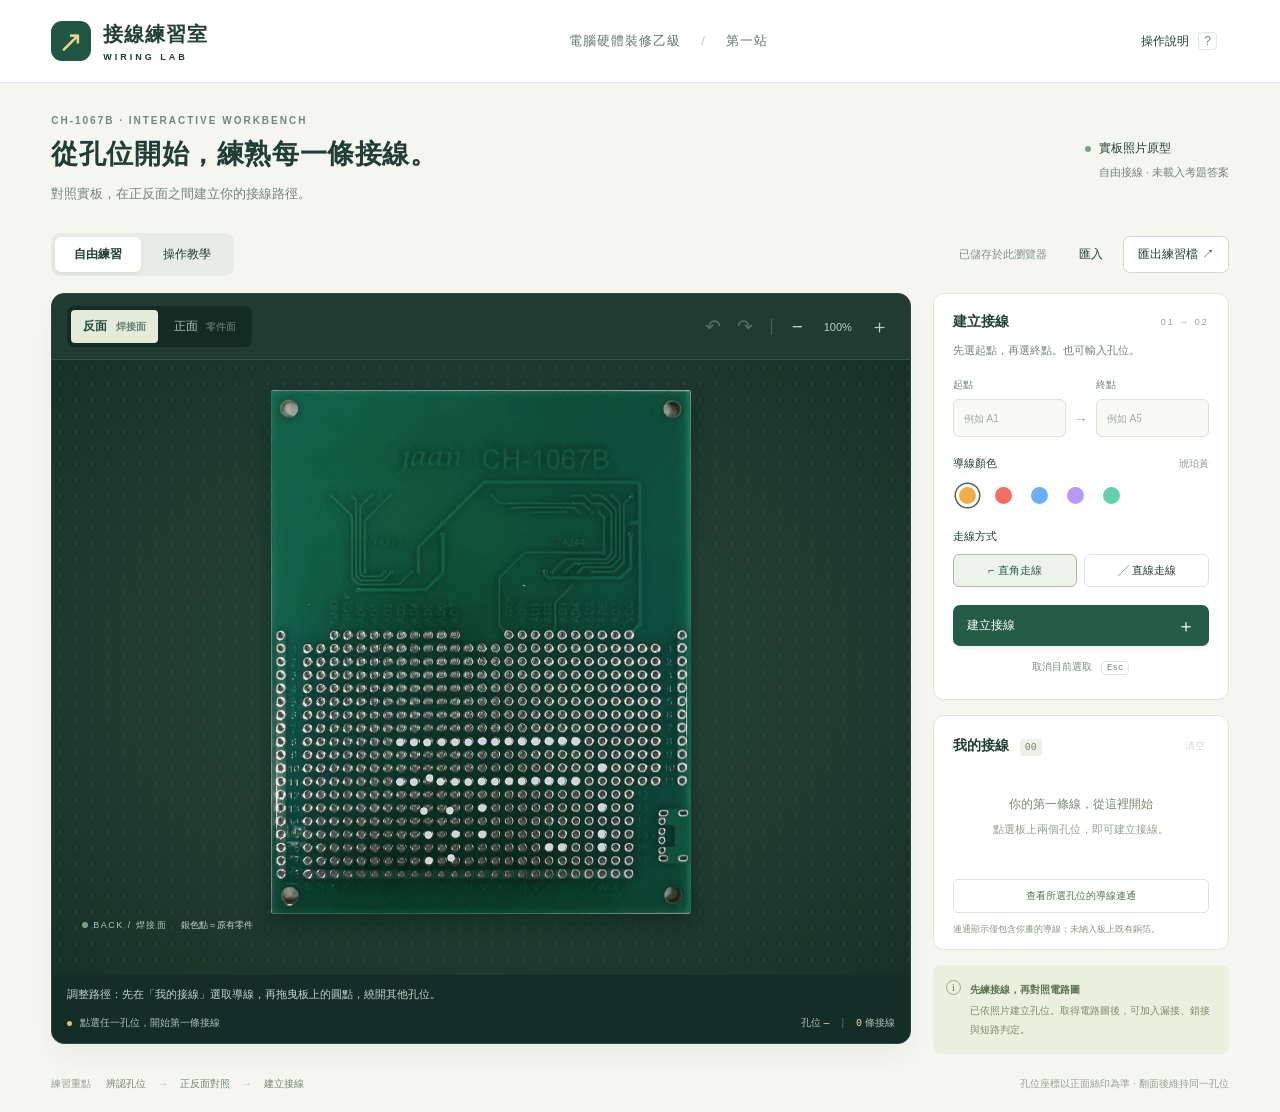
<file: index.html>
<!doctype html>
<html lang="zh-Hant">
<head>
  <meta charset="utf-8"><meta name="viewport" content="width=device-width, initial-scale=1">
  <meta name="description" content="以 CH-1067B 實板照片練習孔位辨識、正反面對照及模擬接線。">
  <title>接線練習室｜電腦硬體裝修乙級</title>
  <link rel="stylesheet" href="style.css?v=20261016-route1">
</head>
<body>
  <header class="topbar">
    <a class="brand" href="./"><span class="brandmark">↗</span><span>接線練習室<small>WIRING LAB</small></span></a>
    <div class="course">電腦硬體裝修乙級 <span>/</span> 第一站</div>
    <button id="help" class="quiet">操作說明 <span class="key">?</span></button>
  </header>
  <main>
    <section class="page-heading"><div><div class="eyebrow">CH-1067B · INTERACTIVE WORKBENCH</div><h1>從孔位開始，練熟每一條接線。</h1><p>對照實板，在正反面之間建立你的接線路徑。</p></div><div class="version"><span></span> 實板照片原型 <small>自由接線 · 未載入考題答案</small></div></section>
    <div class="workspace-bar"><div class="segmented" aria-label="練習模式"><button id="freeMode" class="active" aria-pressed="true">自由練習</button><button id="guideMode" aria-pressed="false">操作教學</button></div><div class="save-actions"><span id="saveState">已儲存於此瀏覽器</span><button id="import" class="quiet">匯入</button><button id="export" class="outline">匯出練習檔 ↗</button><input type="file" id="importFile" accept=".json,application/json" hidden></div></div>
    <div class="workspace">
      <section class="bench" aria-label="互動電路板">
        <div class="bench-toolbar"><div class="face-tabs"><button id="backFace" class="active" aria-pressed="true">反面 <span>焊接面</span></button><button id="frontFace" aria-pressed="false">正面 <span>零件面</span></button></div><div class="board-actions"><button id="undo" title="復原 Ctrl+Z" aria-label="復原">↶</button><button id="redo" title="重做 Ctrl+Shift+Z" aria-label="重做">↷</button><span></span><button id="zoomOut" aria-label="縮小">−</button><button id="zoomReset" title="重設縮放">100%</button><button id="zoomIn" aria-label="放大">＋</button></div></div>
        <div id="boardViewport" class="board-viewport"><div id="boardStage" class="board-stage"><canvas id="photo" width="1200" height="960" aria-label="CH-1067B 電路板實照"></canvas><svg id="board" viewBox="0 0 1000 800" aria-label="點選孔位建立接線"><g id="components" pointer-events="none" aria-label="原有零件位置"></g><g id="wires"></g><g id="targets"></g><g id="holes"></g><g id="wireHandles" aria-label="導線路徑調整點"></g><g id="markers" pointer-events="none"></g></svg></div><div class="board-corner"><span class="live-dot"></span><span id="faceLabel">BACK / 焊接面</span><span style="margin-left:14px;color:#cbd2d8;letter-spacing:0">銀色點＝原有零件</span></div></div>
        <p class="route-hint">調整路徑：先在「我的接線」選取導線，再拖曳板上的圓點，繞開其他孔位。</p><div class="bench-status"><span><i></i><span id="instruction">點選任一孔位，開始第一條接線</span></span><span>孔位 <b id="hoverLabel">—</b><span class="status-divider">|</span><b id="wireCount">0</b> 條接線</span></div>
      </section>
      <aside>
        <section class="panel connect-panel"><div class="section-title"><h2>建立接線</h2><span class="step-badge">01 → 02</span></div><p class="muted">先選起點，再選終點。也可輸入孔位。</p>
          <div class="endpoints"><div><label for="startPoint">起點</label><input id="startPoint" list="holeOptions" placeholder="例如 A1" autocomplete="off"></div><span>→</span><div><label for="endPoint">終點</label><input id="endPoint" list="holeOptions" placeholder="例如 A5" autocomplete="off"></div></div><datalist id="holeOptions"></datalist>
          <div class="settings-label">導線顏色 <span id="colorName">琥珀黃</span></div><div id="colors" class="colors" role="group" aria-label="導線顏色"></div>
          <div class="settings-label">走線方式</div><div class="route-options"><button id="elbow" class="active" aria-pressed="true">⌐ 直角走線</button><button id="straight" aria-pressed="false">╱ 直線走線</button></div>
          <button id="addWire" class="primary">建立接線 <span>＋</span></button><button id="cancel" class="cancel">取消目前選取 <kbd>Esc</kbd></button>
        </section>
        <section id="guidePanel" class="panel guide-panel" hidden><div class="section-title"><h2>操作教學</h2><span id="guideProgress">0 / 3</span></div><p class="muted">以下是滑鼠操作示範，不是考題答案。</p><ol id="guideSteps"></ol><p id="guideMessage">跟著板上光圈，依序點選兩個孔位。</p></section>
        <section class="panel wire-panel"><div class="section-title"><h2>我的接線 <span id="listCount">00</span></h2><button id="clear" class="text-button">清空</button></div><div id="wireList" class="wire-list"></div><div id="selectedWire" hidden><p class="route-edit-help">拖曳實心點調整轉折；拖曳空心點新增轉折。雙擊實心點可刪除，方向鍵可微調。</p><button id="resetRoute" class="network-button">重設所選導線路徑</button><button id="deleteSelected" class="danger">刪除選取的導線</button></div><button id="network" class="network-button">查看所選孔位的導線連通</button><p class="micro">連通顯示僅包含你畫的導線；未納入板上既有銅箔。</p></section>
        <section class="note"><span class="note-icon">i</span><div><strong>先練接線，再對照電路圖</strong><p>已依照片建立孔位。取得電路圖後，可加入漏接、錯接與短路判定。</p></div></section>
      </aside>
    </div>
    <footer><span>練習重點 <b>辨認孔位</b><span>→</span><b>正反面對照</b><span>→</span><b>建立接線</b></span><span>孔位座標以正面絲印為準 · 翻面後維持同一孔位</span></footer>
  </main>
  <div id="toast" class="toast" role="status" aria-live="polite"></div>
  <dialog id="helpDialog"><button class="dialog-close" aria-label="關閉說明">×</button><div class="eyebrow">GETTING STARTED</div><h2>你的第一條接線</h2><ol class="help-steps"><li><b>選起點與終點</b><p>點選兩個孔位即可接線。也能直接輸入 A1、A5 等座標，再按「建立接線」。</p></li><li><b>翻面核對位置</b><p>切換正面與反面，同一條導線和相同孔位會同步對應。座標統一使用正面絲印；上緣、下緣也以正面文字朝向為準。</p></li><li><b>修改與保存</b><p>點接線清單可選取導線，按刪除按鈕移除。選取接線後，可拖曳實心點調整路徑，或拖曳線段上的空心點新增轉折，避開其他孔位。雙擊實心點可刪除轉折，方向鍵可微調。支援復原、重做與 JSON 練習檔匯入匯出。</p></li></ol><div class="help-note">本版包含 USB 區 8 個焊孔及旁邊兩排延伸孔。USB 接點 A～D 是練習用編號，不代表正式腳位功能；固定孔另行標示，不推定電氣連通。表面黏著焊盤尚未開放接線，網站目前不提供正式考試評分。</div><button id="startGuide" class="primary">開始操作教學 →</button></dialog>
  <dialog id="clearDialog"><h2>清空這次的接線？</h2><p>所有導線將移除；清空後仍可按「復原」恢復。</p><div class="dialog-actions"><button id="keepWires" class="outline">保留接線</button><button id="confirmClear" class="primary">清空接線</button></div></dialog>
  <script type="module" src="app.mjs?v=20261016-route1"></script>
</body></html>
</file>
<file: style.css>
*{box-sizing:border-box} :root{--ink:#203e36;--muted:#73837c;--line:#dfe6df;--green:#1e6651;--paper:#f5f6f0}body{margin:0;background:var(--paper);color:var(--ink);font-family:Inter,"Noto Sans TC","Microsoft JhengHei",sans-serif;font-size:14px}button,input{font:inherit}button{cursor:pointer;border:0;background:none;color:inherit;transition:background .18s,box-shadow .18s}button:disabled{opacity:.35;cursor:default}button:focus-visible,a:focus-visible,input:focus-visible,circle:focus-visible{outline:3px solid #e9ad47;outline-offset:3px}button:hover:not(:disabled){filter:brightness(.96)}.topbar{height:83px;border-bottom:1px solid var(--line);display:flex;align-items:center;justify-content:space-between;padding:0 4%;background:#fff}.brand{display:flex;align-items:center;gap:12px;color:var(--ink);text-decoration:none;font-size:20px;font-weight:750;letter-spacing:1px}.brand small{display:block;font-size:9px;letter-spacing:3px;margin-top:4px;font-weight:600}.brandmark{width:40px;height:40px;background:#205744;border-radius:11px;color:#f3d48d;display:grid;place-items:center;font-size:30px;font-weight:400}.course{font-size:13px;letter-spacing:1px;color:#62766c}.course span{padding:0 16px;color:#bac6bd}.quiet{padding:9px 12px;font-size:12px}.key,kbd{font:11px inherit;border:1px solid var(--line);border-radius:4px;padding:1px 5px;margin-left:6px;color:var(--muted)}main{max-width:1660px;margin:auto;padding:32px 4% 18px}.page-heading{display:flex;align-items:center;justify-content:space-between;margin-bottom:28px;gap:20px}.eyebrow{font-size:10px;letter-spacing:2px;font-weight:700;color:#70897b}h1{font-size:27px;font-weight:700;letter-spacing:.6px;margin:10px 0}p{line-height:1.8}.page-heading p{font-size:13px;color:var(--muted);margin:0}.version{font-size:12px;white-space:nowrap}.version>span,.live-dot{display:inline-block;width:6px;height:6px;border-radius:50%;background:#75a383;margin-right:5px}.version small{display:block;color:var(--muted);font-size:11px;margin:8px 0 0 14px}.workspace-bar{display:flex;align-items:center;justify-content:space-between;margin-bottom:17px}.segmented{background:#e7ece4;padding:4px;border-radius:9px;display:flex;gap:3px}.segmented button{padding:9px 19px;font-size:12px;border-radius:6px}.segmented button.active{background:#fff;box-shadow:0 2px 4px #233f3410;font-weight:700}.save-actions{display:flex;align-items:center;gap:8px}.save-actions>span{color:#819183;font-size:11px;margin-right:12px}.outline{border:1px solid #cdd8cf;padding:9px 14px;border-radius:7px;font-size:12px;background:#fff}.workspace{display:grid;grid-template-columns:minmax(0,1fr) 296px;gap:22px;align-items:start}.bench{min-width:0;border:1px solid #2d4a40;border-radius:13px;overflow:hidden;box-shadow:0 14px 26px #23382b0b;background:#142d27}.bench-toolbar{display:flex;align-items:center;justify-content:space-between;background:#203b32;padding:12px 15px;border-bottom:1px solid #375346;gap:12px}.face-tabs{display:flex;gap:4px;background:#142b24;padding:4px;border-radius:7px}.face-tabs button{padding:8px 12px;border-radius:4px;color:#aabfb2;font-size:12px;white-space:nowrap}.face-tabs button span{font-size:10px;margin-left:5px;opacity:.65}.face-tabs button.active{background:#e4ebdb;color:#264b3d;font-weight:700}.board-actions{display:flex;align-items:center;gap:3px;color:#bbcebf}.board-actions button{min-width:29px;height:30px;border-radius:4px;font-size:19px}.board-actions button:hover{background:#385348}.board-actions #zoomReset{font-size:11px;min-width:46px}.board-actions>span{height:16px;border-left:1px solid #4c6456;margin:0 8px}.board-viewport{height:clamp(390px,48vw,690px);overflow:auto;position:relative;padding:30px 30px 42px;background:radial-gradient(#628e7030 1px,transparent 1px),radial-gradient(ellipse at center,#2a493b,#183128);background-size:16px 16px,100% 100%;display:block;scrollbar-color:#58745f #1c352b}.board-stage{position:relative;aspect-ratio:1.25;width:min(100%,850px);margin:0 auto;box-shadow:0 10px 20px #061c1566;border-radius:3px;isolation:isolate}.board-stage canvas,.board-stage svg{width:100%;height:100%;display:block;position:absolute;inset:0;border-radius:3px}.board-stage canvas{filter:saturate(.78) brightness(.95);background:#00724e}.board-stage svg{overflow:visible;touch-action:manipulation}.hole{fill:transparent;stroke:transparent;stroke-width:1.5;cursor:crosshair}.hole:hover,.hole:focus{fill:#ffffff55;stroke:#f5d58e;outline:none}.hole.selected{fill:#eabe5266;stroke:#ffe297;stroke-width:3}.hole.connected{fill:#82e7be88;stroke:#bcffdc;stroke-width:3}.wire-hit{fill:none;stroke:transparent;stroke-width:16;cursor:pointer}.wire{fill:none;stroke-linecap:round;stroke-linejoin:round;pointer-events:none;filter:drop-shadow(0 1.5px 1px #0007)}.wire-end{pointer-events:none}.wire.selected{stroke-dasharray:8 4}.marker{fill:#ffe0a1;stroke:#244c3c;stroke-width:2}.marker-text{fill:#213c2c;font:700 15px monospace;pointer-events:none}.board-corner{position:sticky;bottom:0;left:0;width:max-content;font-size:9px;letter-spacing:1.5px;color:#b1c5b5;padding-top:20px;pointer-events:none}.bench-status{color:#afc1b3;font-size:10px;min-height:40px;display:flex;align-items:center;justify-content:space-between;padding:10px 15px;gap:10px}.bench-status>span:first-child{display:flex;align-items:center;gap:8px}.bench-status i{width:5px;height:5px;border-radius:50%;background:#ddc07c;flex-shrink:0}.bench-status b{font-family:monospace;font-weight:400;color:#eadab3}.status-divider{margin:0 12px;color:#5a7563}aside{display:flex;flex-direction:column;gap:15px}.panel{background:#fff;border:1px solid var(--line);border-radius:11px;padding:19px}.section-title{display:flex;align-items:center;justify-content:space-between;gap:8px}h2{font-size:14px;margin:0;font-weight:700}.step-badge{font-size:9px;color:#94a28e;letter-spacing:2px}.muted{font-size:11px;color:var(--muted);margin:10px 0 17px}.endpoints{display:grid;grid-template-columns:1fr 18px 1fr;align-items:end;gap:6px}.endpoints>span{height:37px;display:grid;place-items:center;color:#9aa99c}.endpoints label{font-size:10px;color:#6e8174;display:block;margin-bottom:7px}.endpoints input{width:100%;min-width:0;height:38px;border:1px solid #dae3da;border-radius:6px;padding:0 10px;font-size:12px;background:#f9faf6;color:var(--ink)}.endpoints input::placeholder{color:#a0aea1;font-size:10px}.settings-label{font-size:11px;margin:19px 0 10px;display:flex;align-items:center;justify-content:space-between}.settings-label span{font-size:10px;color:#8e9c8f}.colors{display:flex;gap:13px;padding:3px}.colors button{width:23px;height:23px;border-radius:50%;border:3px solid white;box-shadow:0 0 0 1px transparent}.colors button.active{box-shadow:0 0 0 1.5px #4a6654}.route-options{display:flex;gap:7px}.route-options button{border:1px solid var(--line);border-radius:6px;flex:1;padding:8px 4px;font-size:11px}.route-options .active{color:#286044;background:#eef3e9;border-color:#a7bca4}.primary{display:flex;align-items:center;justify-content:space-between;background:#245c47;color:#fff;border-radius:7px;padding:12px 14px;font-size:12px;width:100%;margin-top:18px;box-shadow:0 3px 4px #204c3510}.primary span{font-size:18px;line-height:12px}.cancel{display:block;width:100%;margin-top:8px;font-size:10px;color:#7d8e7e;padding:6px}.cancel kbd{font-size:9px}.wire-panel{padding-bottom:12px}.wire-panel h2 span{font:10px monospace;background:#edf1e7;border-radius:4px;margin-left:7px;padding:3px 5px;color:#73866b}.text-button{font-size:10px;color:#8b9b8d;padding:4px}.wire-list{max-height:174px;overflow:auto;margin-top:13px}.wire-empty{text-align:center;padding:23px 4px 28px;color:#95a18f;font-size:11px;line-height:1.9}.wire-empty strong{display:block;font-weight:400;font-size:12px;color:#76896e;margin-bottom:3px}.wire-row{width:100%;display:flex;align-items:center;gap:9px;padding:11px 7px;border-radius:5px;font:11px monospace;border-bottom:1px solid #f0f3ed;text-align:left}.wire-row:hover,.wire-row.active{background:#eff4e9}.wire-row i{width:15px;height:3px;border-radius:2px}.wire-row .wire-index{color:#a0ad9d;font-size:9px;margin-left:auto}.danger{font-size:11px;color:#a75843;border:1px solid #e2cfc6;border-radius:4px;padding:7px;width:100%;margin-top:9px}.network-button{width:100%;border:1px solid #dce5d8;border-radius:5px;padding:9px;font-size:10px;margin-top:11px;color:#56754e}.micro{font-size:9px;color:#899784;line-height:1.7;margin:9px 0 0}.note{display:flex;gap:9px;background:#eaf0df;border-radius:8px;padding:15px 13px;color:#5b7350}.note-icon{border:1px solid #9aaa80;border-radius:50%;width:15px;height:15px;display:grid;place-items:center;font:10px Georgia;flex-shrink:0}.note strong{font-size:10px;font-weight:600}.note p{font-size:10px;line-height:1.85;margin:5px 0 0;color:#7c8b6b}footer{display:flex;justify-content:space-between;gap:18px;font-size:10px;color:#98a18f;margin-top:20px;line-height:2}footer b{font-weight:400;color:#72866c;margin-left:12px}footer>span>span{margin:0 0 0 12px;color:#b3bda8}.toast{position:fixed;bottom:28px;left:50%;transform:translate(-50%,15px);background:#1e4435;color:#fff;padding:12px 22px;border-radius:8px;box-shadow:0 5px 25px #0002;font-size:13px;opacity:0;pointer-events:none;transition:.2s;z-index:20;max-width:90vw}.toast.visible{opacity:1;transform:translate(-50%,0)}dialog{border:1px solid var(--line);border-radius:16px;padding:32px;max-width:510px;width:calc(100% - 32px);color:var(--ink);box-shadow:0 20px 90px #12342230}dialog::backdrop{background:#0c231c80;backdrop-filter:blur(4px)}dialog h2{font-size:23px;margin:12px 0 18px}.dialog-close{position:absolute;right:14px;top:10px;font-size:25px;color:#81917c}.help-steps{padding-left:24px}.help-steps li{padding-left:5px;margin-bottom:17px;font-size:13px}.help-steps p{font-size:12px;color:var(--muted);margin:5px 0}.help-note{background:#eff3e8;padding:12px;font-size:11px;line-height:1.8;border-radius:7px;color:#6c805c}.dialog-actions{display:flex;justify-content:flex-end;gap:10px;margin-top:25px}.dialog-actions .primary{width:auto;margin:0}#clearDialog p{font-size:12px;color:var(--muted)}.guide-panel{background:#f2f6e9;border-color:#d5dfc6}.guide-panel ol{padding-left:20px;margin:0;color:#69815c;font-size:11px}.guide-panel li{padding:7px 0}.guide-panel li.complete{text-decoration:line-through;opacity:.6}.guide-panel #guideMessage{font-size:10px;margin-bottom:0;color:#627b52}.guide-panel .section-title>span{font:11px monospace;color:#69815c}.target-ring{fill:#f5d78222;stroke:#ffe6a4;stroke-width:3;stroke-dasharray:4 3;pointer-events:none}[hidden]{display:none!important}@media(min-width:1450px){.workspace{grid-template-columns:minmax(0,1fr) 318px}.board-viewport{height:730px;padding:35px 50px}.panel{padding:21px}}@media(max-width:1050px){main{padding:25px 24px}.topbar{padding:0 24px}.page-heading h1{font-size:22px}.workspace{grid-template-columns:minmax(0,1fr) 270px;gap:15px}.bench-toolbar{flex-wrap:wrap}.board-viewport{padding:20px 15px;height:470px}.face-tabs button{padding:7px 10px}.face-tabs button span{display:none}.panel{padding:16px}.course{font-size:11px}.save-actions>span{display:none}footer{font-size:9px}}@media(max-width:760px){.topbar{height:68px;padding:0 18px}.brand{font-size:17px}.brandmark{height:34px;width:34px}.course{display:none}main{padding:24px 15px}.page-heading{display:block;margin-bottom:20px}.page-heading h1{font-size:20px}.page-heading p{font-size:12px}.version{margin-top:15px;font-size:10px}.version small{display:inline;margin-left:8px}.workspace{display:flex;flex-direction:column;gap:15px}.bench{width:100%}aside{width:100%;display:grid;grid-template-columns:1fr 1fr;gap:12px}.note{grid-column:1/-1}.board-viewport{height:auto;min-height:340px;max-height:570px;padding:20px 16px 8px}.board-stage{min-width:340px}.board-corner{padding:15px 0 8px}.bench-status{font-size:9px;flex-wrap:wrap;gap:7px}.save-actions .outline{padding:9px;font-size:10px}.quiet{padding:8px;font-size:11px}.segmented button{padding:9px 12px;font-size:11px}footer{display:block}footer>span{display:block}.guide-panel{grid-column:1/-1;grid-row:1}.board-actions>span{margin:0 3px}}@media(max-width:430px){aside{display:flex}.board-viewport{padding:18px 9px 6px}.board-stage{min-width:310px}.board-actions button{min-width:23px}.bench-toolbar{padding:9px}.face-tabs button{font-size:11px;padding:7px 10px}.save-actions{gap:0}.workspace-bar{gap:5px}#import{font-size:10px}}

.route-hint{margin:0;padding:10px 15px 0;color:#c4d4c8;font-size:11px;line-height:1.7}.route-edit-help{font-size:11px;line-height:1.8;color:#6c7f70;margin:10px 0 0}.bend-handle{fill:#fff3ce;stroke:#285d49;stroke-width:2;cursor:grab;touch-action:none}.bend-handle:active{cursor:grabbing}.bend-handle:focus-visible{stroke:#f4b448;outline:none;stroke-width:4}.insert-handle{fill:#285d49;stroke:#fff3ce}.bend-handle:hover{fill:#f4b448}
</file>
